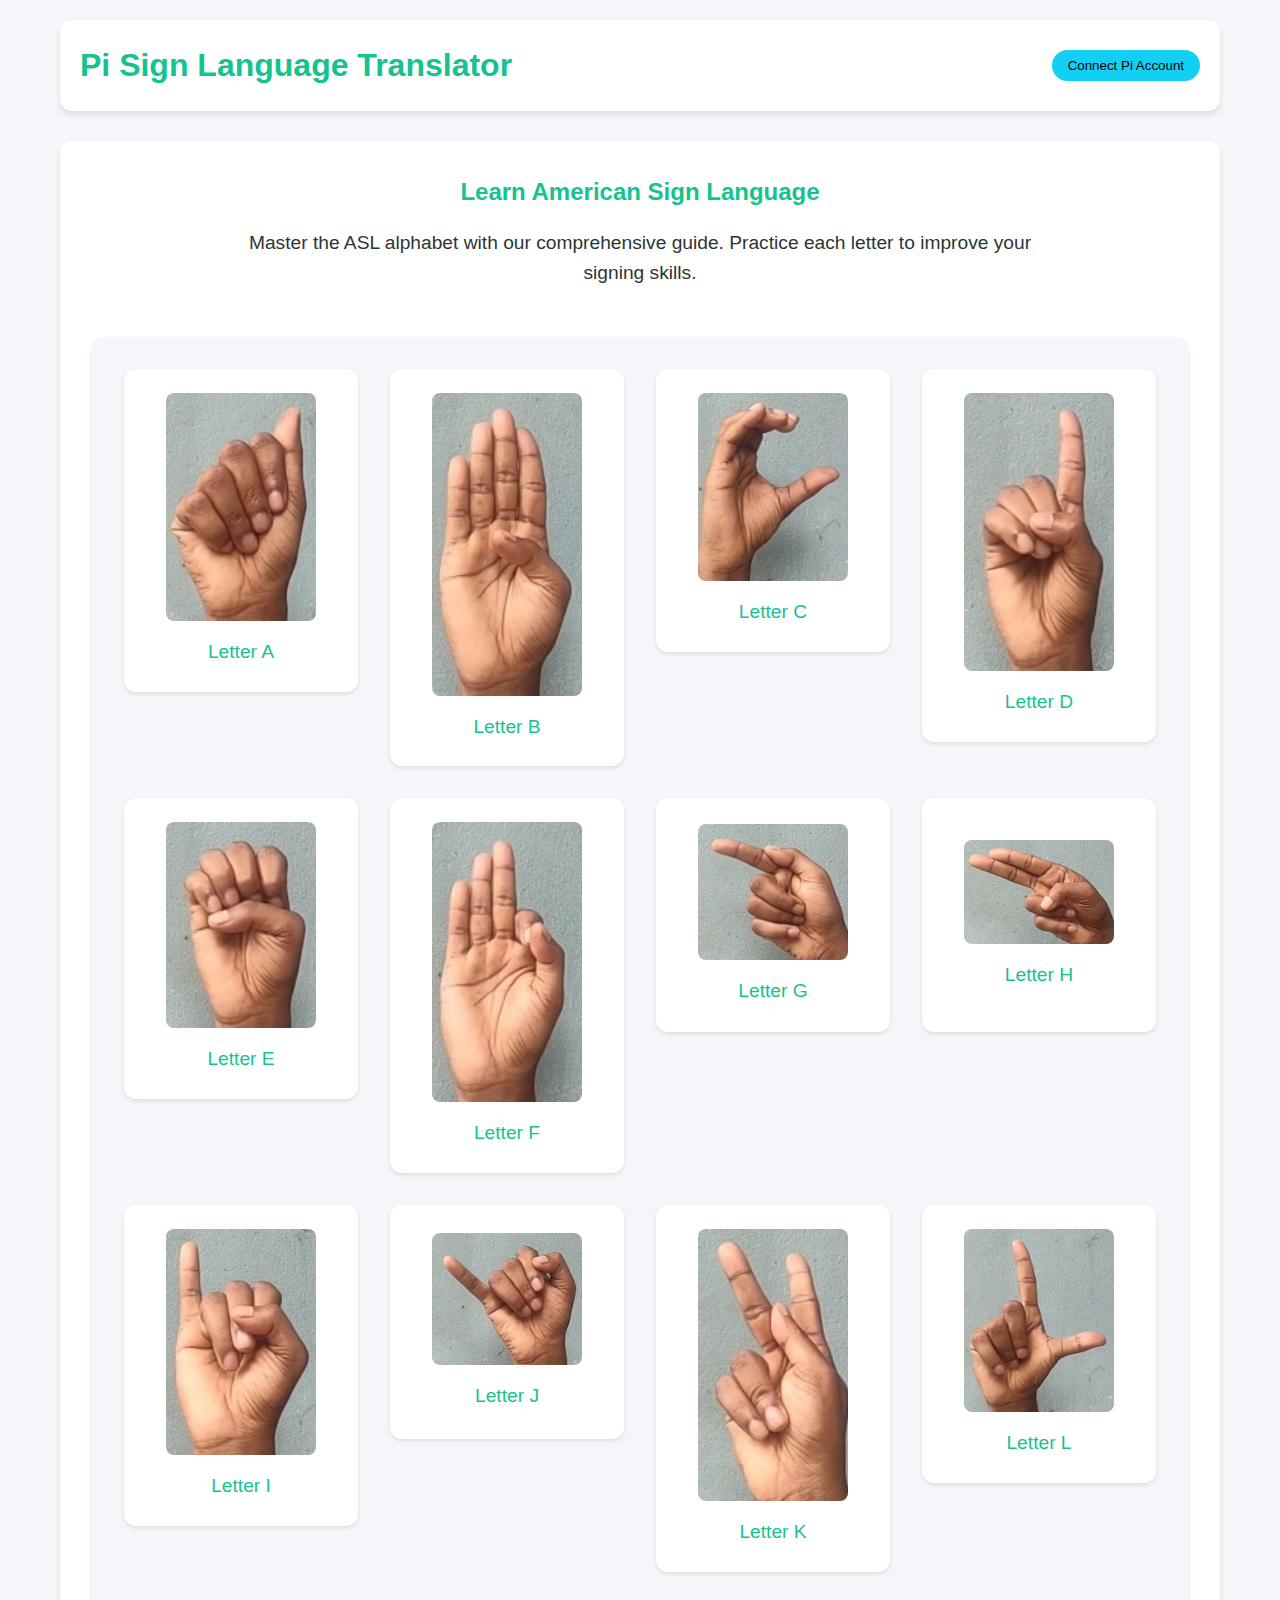
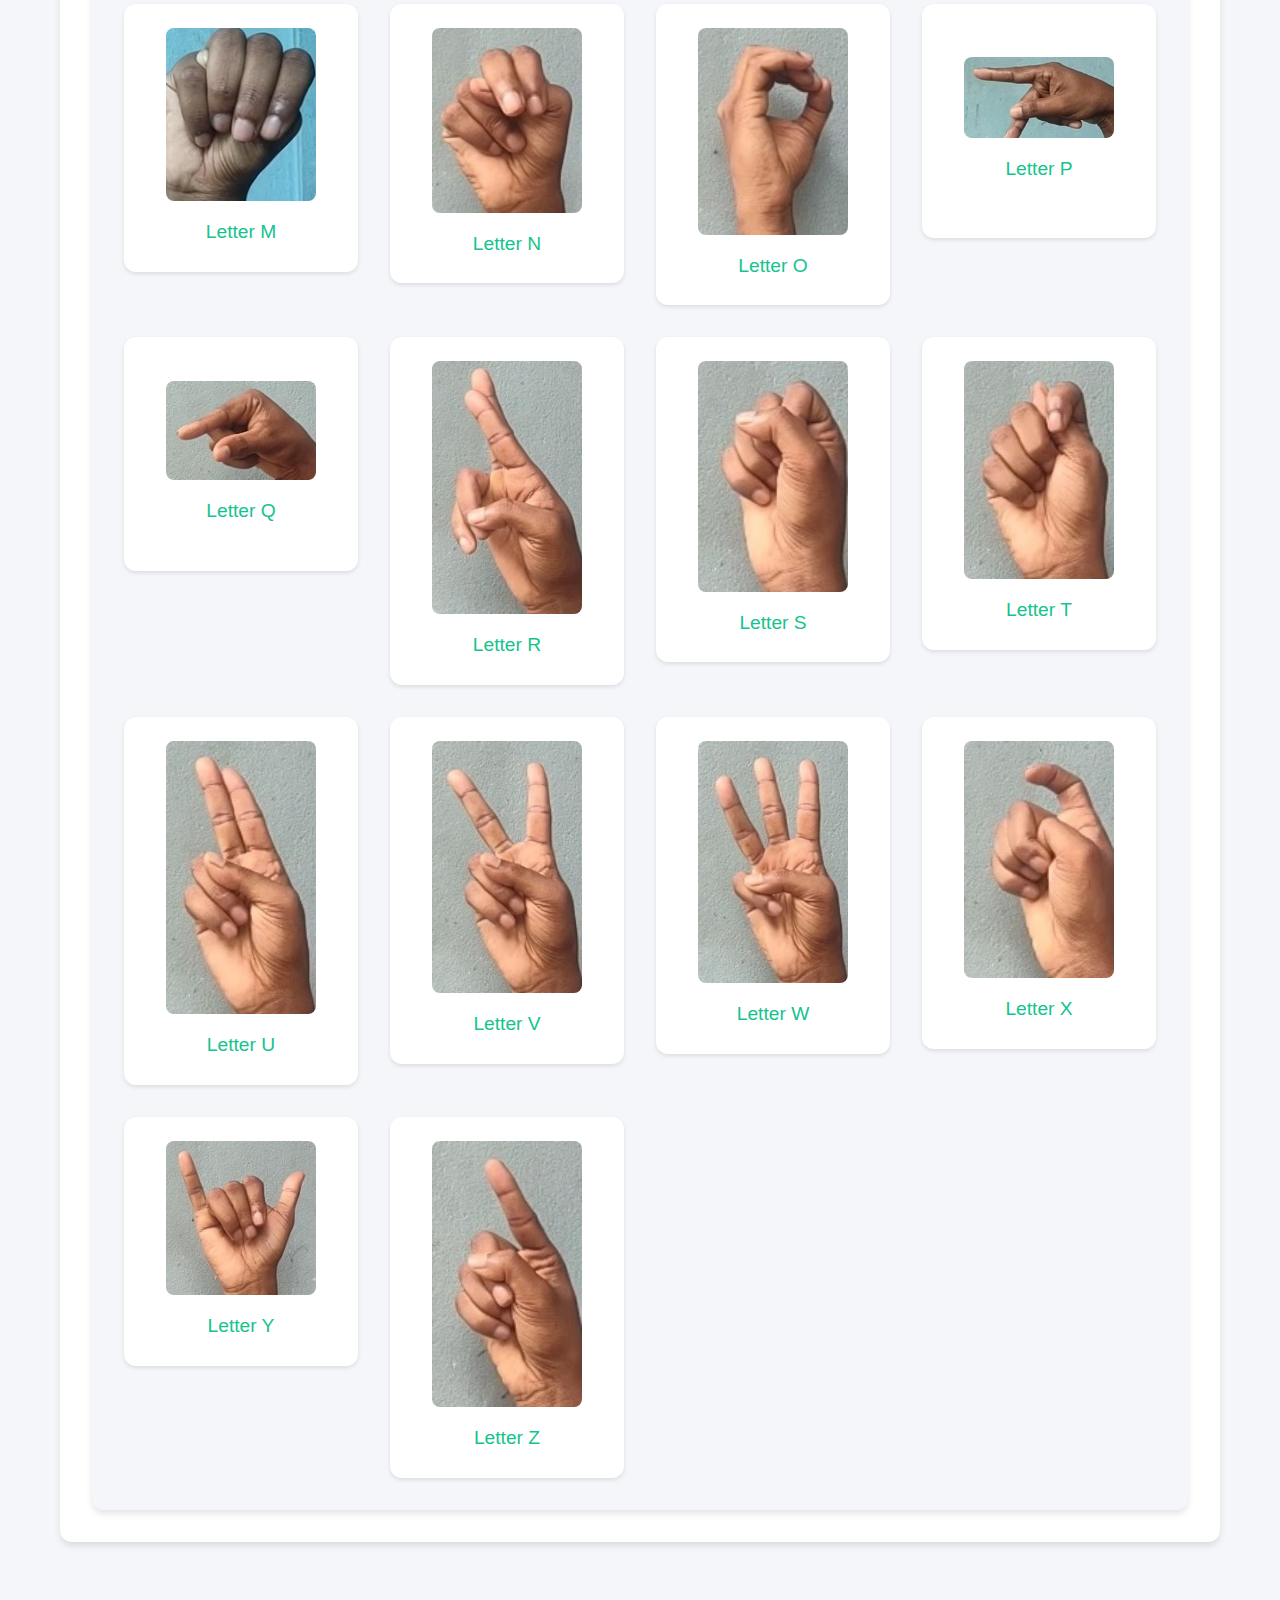
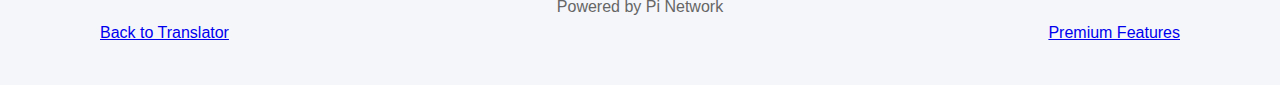
<file: learn.html>
<!DOCTYPE html>
<html lang="en">
<head>
    <meta charset="UTF-8">
    <meta name="viewport" content="width=device-width, initial-scale=1.0">
    <title>Learn Sign Language - Pi Sign Language Translator</title>
    <link rel="stylesheet" href="styles.css">
    <!-- Pi Network SDK -->
    <script src="https://sdk.minepi.com/pi-sdk.js"></script>
    <script>
        // Initialize Pi SDK with sandbox mode for development
        Pi.init({ 
            version: "2.0",
            sandbox: true, // Enable sandbox mode for development
            appId: "xlke9sxzinitxhhzbccvh1ysb1rorsjwkhjngltoqw00czvwjoc00l0kggtepryj" // Your Pi Network App ID
        });
    </script>
</head>
<body>
    <div class="container">
        <header class="header">
            <h1>Pi Sign Language Translator</h1>
            <div class="user-profile">
                <div id="user-info" class="hidden">
                    <img id="user-avatar" src="data:image/svg+xml,%3Csvg xmlns='http://www.w3.org/2000/svg' viewBox='0 0 24 24' fill='%2314CFF4'%3E%3Cpath d='M12 12c2.21 0 4-1.79 4-4s-1.79-4-4-4-4 1.79-4 4 1.79 4 4 4zm0 2c-2.67 0-8 1.34-8 4v2h16v-2c0-2.66-5.33-4-8-4z'/%3E%3C/svg%3E" alt="User Avatar">
                    <span id="username">Loading...</span>
                </div>
                <button id="connect-pi" class="pi-button">Connect Pi Account</button>
            </div>
        </header>

        <main class="learn-content">
            <h2>Learn American Sign Language</h2>
            <p class="learn-description">Master the ASL alphabet with our comprehensive guide. Practice each letter to improve your signing skills.</p>

            <div class="alphabet-grid">
                <div class="letter-card">
                    <img src="assets/signs/A.jpg" alt="Sign for letter A">
                    <h3>Letter A</h3>
                </div>
                <div class="letter-card">
                    <img src="assets/signs/B.jpg" alt="Sign for letter B">
                    <h3>Letter B</h3>
                </div>
                <div class="letter-card">
                    <img src="assets/signs/C.jpg" alt="Sign for letter C">
                    <h3>Letter C</h3>
                </div>
                <div class="letter-card">
                    <img src="assets/signs/D.jpg" alt="Sign for letter D">
                    <h3>Letter D</h3>
                </div>
                <div class="letter-card">
                    <img src="assets/signs/E.jpg" alt="Sign for letter E">
                    <h3>Letter E</h3>
                </div>
                <div class="letter-card">
                    <img src="assets/signs/F.jpg" alt="Sign for letter F">
                    <h3>Letter F</h3>
                </div>
                <div class="letter-card">
                    <img src="assets/signs/G.jpg" alt="Sign for letter G">
                    <h3>Letter G</h3>
                </div>
                <div class="letter-card">
                    <img src="assets/signs/H.jpg" alt="Sign for letter H">
                    <h3>Letter H</h3>
                </div>
                <div class="letter-card">
                    <img src="assets/signs/I.jpg" alt="Sign for letter I">
                    <h3>Letter I</h3>
                </div>
                <div class="letter-card">
                    <img src="assets/signs/J.jpg" alt="Sign for letter J">
                    <h3>Letter J</h3>
                </div>
                <div class="letter-card">
                    <img src="assets/signs/K.jpg" alt="Sign for letter K">
                    <h3>Letter K</h3>
                </div>
                <div class="letter-card">
                    <img src="assets/signs/L.jpg" alt="Sign for letter L">
                    <h3>Letter L</h3>
                </div>
                <div class="letter-card">
                    <img src="assets/signs/M.jpg" alt="Sign for letter M">
                    <h3>Letter M</h3>
                </div>
                <div class="letter-card">
                    <img src="assets/signs/N.jpg" alt="Sign for letter N">
                    <h3>Letter N</h3>
                </div>
                <div class="letter-card">
                    <img src="assets/signs/O.jpg" alt="Sign for letter O">
                    <h3>Letter O</h3>
                </div>
                <div class="letter-card">
                    <img src="assets/signs/P.jpg" alt="Sign for letter P">
                    <h3>Letter P</h3>
                </div>
                <div class="letter-card">
                    <img src="assets/signs/Q.jpg" alt="Sign for letter Q">
                    <h3>Letter Q</h3>
                </div>
                <div class="letter-card">
                    <img src="assets/signs/R.jpg" alt="Sign for letter R">
                    <h3>Letter R</h3>
                </div>
                <div class="letter-card">
                    <img src="assets/signs/S.jpg" alt="Sign for letter S">
                    <h3>Letter S</h3>
                </div>
                <div class="letter-card">
                    <img src="assets/signs/T.jpg" alt="Sign for letter T">
                    <h3>Letter T</h3>
                </div>
                <div class="letter-card">
                    <img src="assets/signs/U.jpg" alt="Sign for letter U">
                    <h3>Letter U</h3>
                </div>
                <div class="letter-card">
                    <img src="assets/signs/V.jpg" alt="Sign for letter V">
                    <h3>Letter V</h3>
                </div>
                <div class="letter-card">
                    <img src="assets/signs/W.jpg" alt="Sign for letter W">
                    <h3>Letter W</h3>
                </div>
                <div class="letter-card">
                    <img src="assets/signs/X.jpg" alt="Sign for letter X">
                    <h3>Letter X</h3>
                </div>
                <div class="letter-card">
                    <img src="assets/signs/Y.jpg" alt="Sign for letter Y">
                    <h3>Letter Y</h3>
                </div>
                <div class="letter-card">
                    <img src="assets/signs/Z.jpg" alt="Sign for letter Z">
                    <h3>Letter Z</h3>
                </div>
            </div>
        </main>

        <footer class="footer">
            <p>Powered by Pi Network</p>
            <div class="footer-links">
                <a href="index.html">Back to Translator</a>
                <a href="premium.html">Premium Features</a>
            </div>
        </footer>
    </div>
    <script src="auth.js"></script>
</body>
</html>
</file>
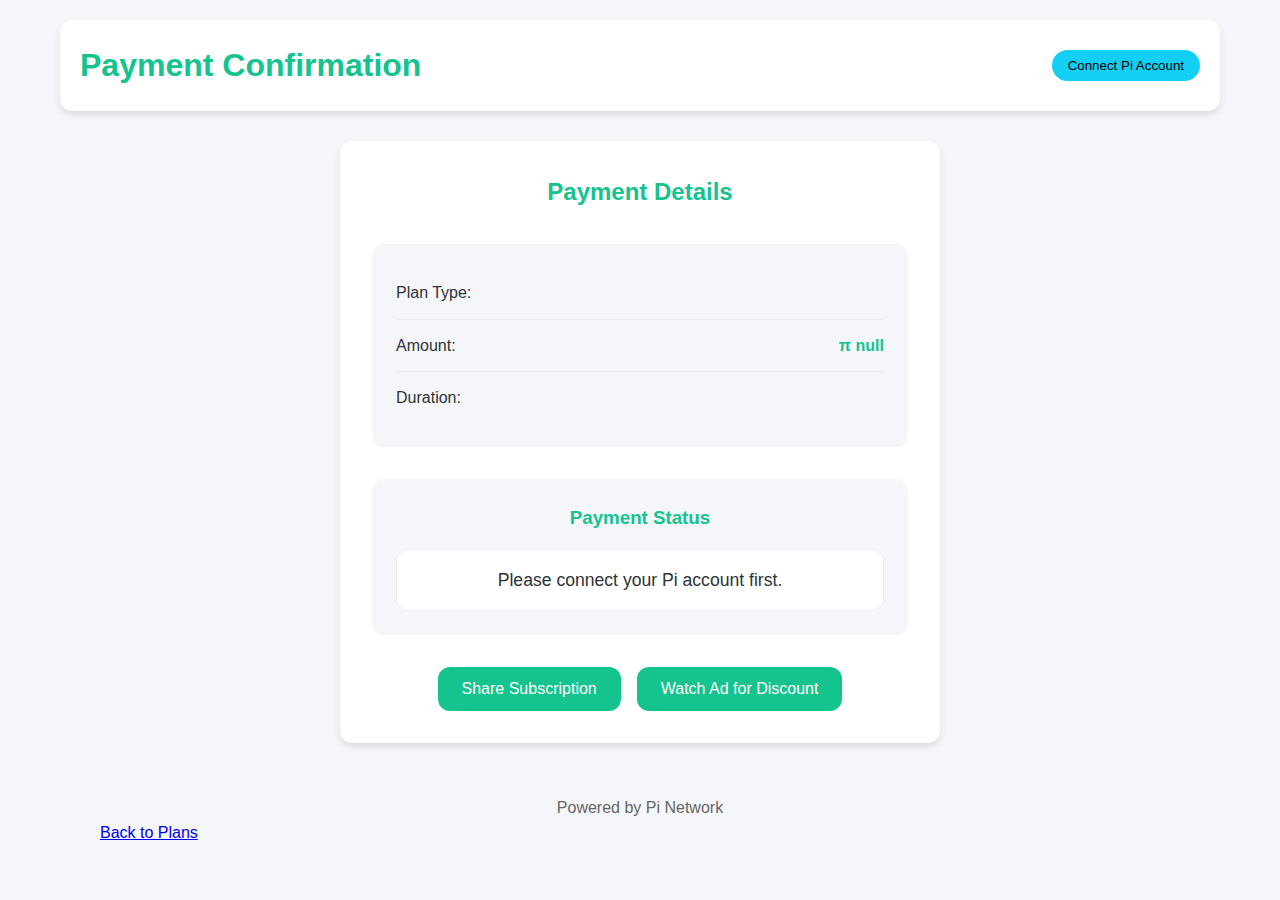
<file: payment.html>
<!DOCTYPE html>
<html lang="en">
<head>
    <meta charset="UTF-8">
    <meta name="viewport" content="width=device-width, initial-scale=1.0">
    <title>Payment Confirmation - Pi Sign Language Translator</title>
    <link rel="stylesheet" href="styles.css">
    <!-- Pi Network SDK -->
    <script src="https://sdk.minepi.com/pi-sdk.js"></script>
    <script>
        // Initialize Pi SDK with sandbox mode for development
        Pi.init({ 
            version: "2.0",
            sandbox: true, // Enable sandbox mode for development
            appId: "xlke9sxzinitxhhzbccvh1ysb1rorsjwkhjngltoqw00czvwjoc00l0kggtepryj" // Your Pi Network App ID
        });
    </script>
</head>
<body>
    <div class="container">
        <header class="header">
            <h1>Payment Confirmation</h1>
            <div class="user-profile">
                <div id="user-info" class="hidden">
                    <img id="user-avatar" src="data:image/svg+xml,%3Csvg xmlns='http://www.w3.org/2000/svg' viewBox='0 0 24 24' fill='%2314CFF4'%3E%3Cpath d='M12 12c2.21 0 4-1.79 4-4s-1.79-4-4-4-4 1.79-4 4 1.79 4 4 4zm0 2c-2.67 0-8 1.34-8 4v2h16v-2c0-2.66-5.33-4-8-4z'/%3E%3C/svg%3E" alt="User Avatar">
                    <span id="username">Loading...</span>
                </div>
                <button id="connect-pi" class="pi-button">Connect Pi Account</button>
            </div>
        </header>

        <main class="payment-content">
            <div class="payment-details">
                <h2>Payment Details</h2>
                <div class="payment-info">
                    <div class="info-row">
                        <span class="label">Plan Type:</span>
                        <span id="plan-type">Loading...</span>
                    </div>
                    <div class="info-row">
                        <span class="label">Amount:</span>
                        <span id="payment-amount">Loading...</span>
                    </div>
                    <div class="info-row">
                        <span class="label">Duration:</span>
                        <span id="payment-duration">Loading...</span>
                    </div>
                </div>
                <div class="payment-status">
                    <h3>Payment Status</h3>
                    <div id="status-message">Initializing payment...</div>
                </div>
                <div class="payment-actions">
                    <button id="share-button" class="action-button">Share Subscription</button>
                    <button id="watch-ad-button" class="action-button">Watch Ad for Discount</button>
                </div>
            </div>
        </main>

        <footer class="footer">
            <p>Powered by Pi Network</p>
            <div class="footer-links">
                <a href="premium.html">Back to Plans</a>
            </div>
        </footer>
    </div>

    <script>
        // Get URL parameters
        const urlParams = new URLSearchParams(window.location.search);
        const planType = urlParams.get('plan');
        const amount = urlParams.get('amount');
        const duration = urlParams.get('duration');

        // Update payment details
        document.getElementById('plan-type').textContent = planType;
        document.getElementById('payment-amount').textContent = `π ${amount}`;
        document.getElementById('payment-duration').textContent = duration;

        // Create payment data
        const paymentData = {
            amount: parseFloat(amount),
            memo: `Premium Subscription - ${planType}`,
            metadata: {
                type: planType,
                duration: duration,
                timestamp: new Date().toISOString()
            }
        };

        // Define payment callbacks
        const callbacks = {
            onReadyForServerApproval: (paymentId) => {
                console.log('Payment ready for server approval:', paymentId);
                document.getElementById('status-message').textContent = 'Payment ready for approval...';
                // Here you would typically send paymentId to your backend
                // for server-side approval
            },
            onReadyForServerCompletion: (paymentId, txid) => {
                console.log('Payment ready for server completion:', paymentId, txid);
                document.getElementById('status-message').textContent = 'Payment ready for completion...';
                // Here you would typically send paymentId and txid to your backend
                // for server-side completion
            },
            onCancel: (paymentId) => {
                console.log('Payment cancelled:', paymentId);
                document.getElementById('status-message').textContent = 'Payment was cancelled.';
                alert('Payment was cancelled. Please try again if you wish to subscribe.');
            },
            onError: (error, payment) => {
                console.error('Payment error:', error);
                if (payment) {
                    console.error('Payment details:', payment);
                }
                document.getElementById('status-message').textContent = 'Payment failed.';
                alert('Payment failed. Please try again.');
            }
        };

        // Share button click handler
        document.getElementById('share-button').addEventListener('click', () => {
            const shareTitle = 'Pi Sign Language Translator Premium';
            const shareMessage = `I just subscribed to ${planType} plan on Pi Sign Language Translator! Join me and learn sign language with AI-powered translation.`;
            Pi.openShareDialog(shareTitle, shareMessage);
        });

        // Watch ad button click handler
        document.getElementById('watch-ad-button').addEventListener('click', async () => {
            try {
                // Check if ad is ready
                const isReady = await Pi.Ads.isAdReady('rewarded');
                if (!isReady.ready) {
                    // Request a new ad if not ready
                    await Pi.Ads.requestAd('rewarded');
                }

                // Show the ad
                const adResult = await Pi.Ads.showAd('rewarded');
                console.log('Ad result:', adResult);

                if (adResult.result === 'AD_REWARDED') {
                    // Apply discount to payment
                    const discountedAmount = parseFloat(amount) * 0.9; // 10% discount
                    paymentData.amount = discountedAmount;
                    document.getElementById('payment-amount').textContent = `π ${discountedAmount.toFixed(2)}`;
                    document.getElementById('status-message').textContent = 'Discount applied! Payment amount updated.';
                } else if (adResult.result === 'AD_CLOSED') {
                    document.getElementById('status-message').textContent = 'Ad closed without reward.';
                } else if (adResult.result === 'USER_UNAUTHENTICATED') {
                    document.getElementById('status-message').textContent = 'Please connect your Pi account to watch ads.';
                } else {
                    document.getElementById('status-message').textContent = 'Ad not available. Please try again later.';
                }
            } catch (error) {
                console.error('Ad error:', error);
                document.getElementById('status-message').textContent = 'Failed to show ad. Please try again.';
            }
        });

        // Start payment process when page loads
        document.addEventListener('DOMContentLoaded', async function() {
            try {
                // Check if user is authenticated
                const authToken = localStorage.getItem('pi_auth_token');
                if (!authToken) {
                    document.getElementById('status-message').textContent = 'Please connect your Pi account first.';
                    return;
                }

                // Create and start the payment
                const payment = await Pi.createPayment(paymentData, callbacks);
                console.log('Payment created:', payment);
                document.getElementById('status-message').textContent = 'Payment process started...';
            } catch (error) {
                console.error('Payment creation failed:', error);
                document.getElementById('status-message').textContent = 'Failed to create payment.';
                alert('Failed to create payment. Please try again.');
            }
        });
    </script>
    <script src="auth.js"></script>
</body>
</html>
</file>
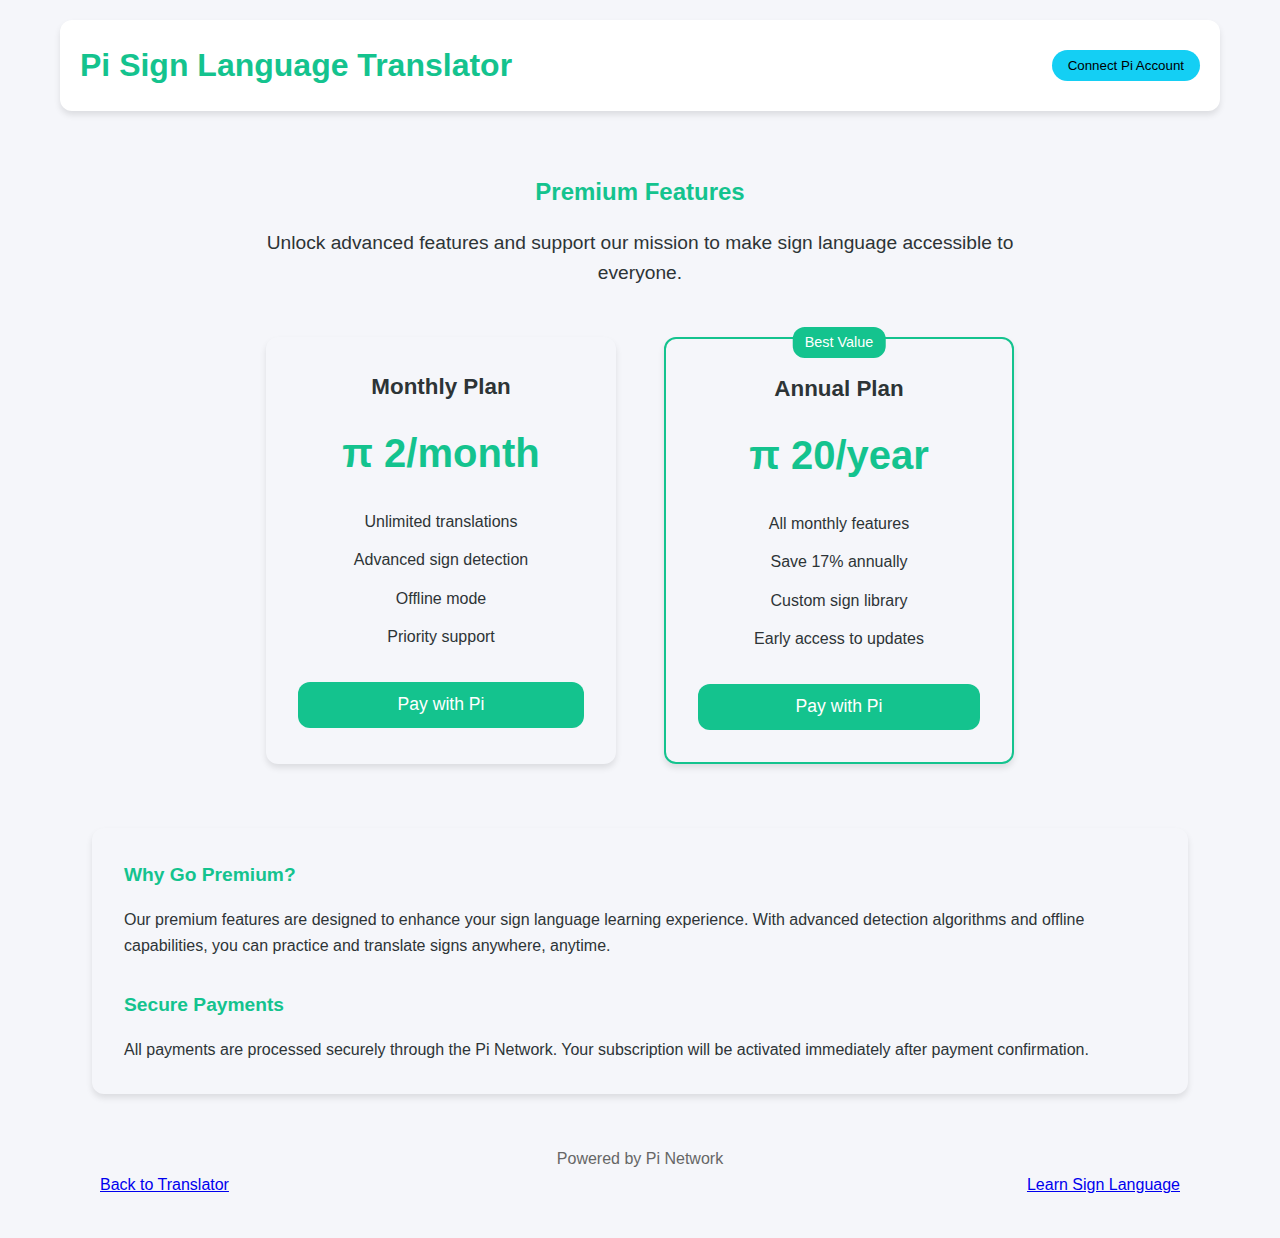
<file: premium.html>
<!DOCTYPE html>
<html lang="en">
<head>
    <meta charset="UTF-8">
    <meta name="viewport" content="width=device-width, initial-scale=1.0">
    <title>Premium Features - Pi Sign Language Translator</title>
    <link rel="stylesheet" href="styles.css">
    <!-- Pi Network Frontend SDK (use in Pi Browser; declare app on Developer Portal develop.pi) -->
    <script src="https://sdk.minepi.com/pi-sdk.js"></script>
    <script>if (typeof window.Pi !== 'undefined') { Pi.init({ version: "2.0" }); }</script>
</head>
<body>
    <div class="container">
        <header class="header">
            <h1>Pi Sign Language Translator</h1>
            <div class="user-profile">
                <div id="user-info" class="hidden">
                    <span id="username">Loading...</span>
                </div>
                <button id="connect-pi" class="pi-button">Connect Pi Account</button>
            </div>
        </header>

        <main class="premium-content">
            <h2>Premium Features</h2>
            <p class="premium-description">Unlock advanced features and support our mission to make sign language accessible to everyone.</p>

            <div class="subscription-plans">
                <div class="plan">
                    <h3>Monthly Plan</h3>
                    <p class="price">π 2/month</p>
                    <ul class="features">
                        <li>Unlimited translations</li>
                        <li>Advanced sign detection</li>
                        <li>Offline mode</li>
                        <li>Priority support</li>
                    </ul>
                    <div class="button-container">
                        <button class="pay-pi-button" data-amount="2" data-memo="Pi Sign Language - Monthly" data-plan="monthly">Pay with Pi</button>
                    </div>
                </div>

                <div class="plan featured">
                    <span class="featured-tag">Best Value</span>
                    <h3>Annual Plan</h3>
                    <p class="price">π 20/year</p>
                    <ul class="features">
                        <li>All monthly features</li>
                        <li>Save 17% annually</li>
                        <li>Custom sign library</li>
                        <li>Early access to updates</li>
                    </ul>
                    <div class="button-container">
                        <button class="pay-pi-button" data-amount="20" data-memo="Pi Sign Language - Annual" data-plan="annual">Pay with Pi</button>
                    </div>
                </div>
            </div>

            <div class="subscription-info">
                <div class="info-block">
                    <h4>Why Go Premium?</h4>
                    <p>Our premium features are designed to enhance your sign language learning experience. With advanced detection algorithms and offline capabilities, you can practice and translate signs anywhere, anytime.</p>
                </div>
                <div class="info-block">
                    <h4>Secure Payments</h4>
                    <p>All payments are processed securely through the Pi Network. Your subscription will be activated immediately after payment confirmation.</p>
                </div>
            </div>
        </main>

        <footer class="footer">
            <p>Powered by Pi Network</p>
            <div class="footer-links">
                <a href="index.html">Back to Translator</a>
                <a href="learn.html">Learn Sign Language</a>
            </div>
        </footer>
    </div>

    <script>
        // Pi Payment flow: createPayment -> onReadyForServerApproval -> server /approve -> user signs -> onReadyForServerCompletion -> server /complete
        function createPiPayment(amount, memo, metadata) {
            if (typeof Pi === 'undefined' || !Pi.createPayment) {
                alert('Open this app in Pi Browser to pay with Pi.');
                return;
            }
            const base = window.location.origin;
            Pi.createPayment({
                amount: amount,
                memo: memo,
                metadata: metadata || {}
            }, {
                onReadyForServerApproval: function(paymentId) {
                    fetch(base + '/api/pi/approve', {
                        method: 'POST',
                        headers: { 'Content-Type': 'application/json' },
                        body: JSON.stringify({ paymentId: paymentId })
                    }).then(function(r) {
                        if (!r.ok) return r.json().then(function(d) { throw new Error(d.error || d.detail || 'Approval failed'); });
                        return r.json();
                    }).then(function() {
                        console.log('Payment approved on server:', paymentId);
                    }).catch(function(err) {
                        console.error('Server approval failed:', err);
                        alert('Payment approval failed. ' + (err.message || ''));
                    });
                },
                onReadyForServerCompletion: function(paymentId, txid) {
                    fetch(base + '/api/pi/complete', {
                        method: 'POST',
                        headers: { 'Content-Type': 'application/json' },
                        body: JSON.stringify({ paymentId: paymentId, txid: txid })
                    }).then(function(r) {
                        if (!r.ok) return r.json().then(function(d) { throw new Error(d.error || d.detail || 'Completion failed'); });
                        return r.json();
                    }).then(function() {
                        console.log('Payment completed:', paymentId, txid);
                        alert('Thank you! Your subscription is active.');
                        localStorage.setItem('pi_premium', 'true');
                    }).catch(function(err) {
                        console.error('Server completion failed:', err);
                        alert('Payment could not be completed. Do not deliver the product. ' + (err.message || ''));
                    });
                },
                onCancel: function(paymentId) {
                    console.log('Payment cancelled:', paymentId);
                },
                onError: function(error, payment) {
                    console.error('Payment error:', error, payment);
                    alert('Payment error: ' + (error && error.message ? error.message : 'Unknown error'));
                }
            });
        }

        document.querySelectorAll('.pay-pi-button').forEach(function(button) {
            button.addEventListener('click', function() {
                const amount = parseFloat(button.getAttribute('data-amount')) || 0;
                const memo = button.getAttribute('data-memo') || 'Pi Sign Language Premium';
                const plan = button.getAttribute('data-plan') || 'premium';
                if (!amount || amount <= 0) {
                    alert('Invalid amount.');
                    return;
                }
                if (!localStorage.getItem('pi_auth_token')) {
                    alert('Please connect your Pi account first.');
                    return;
                }
                createPiPayment(amount, memo, { plan: plan });
            });
        });

        document.addEventListener('DOMContentLoaded', function() {
            var authToken = localStorage.getItem('pi_auth_token');
            var userInfo = JSON.parse(localStorage.getItem('pi_user_info') || '{}');
            if (authToken && userInfo.username) {
                var userInfoEl = document.getElementById('user-info');
                var connectBtn = document.getElementById('connect-pi');
                var usernameEl = document.getElementById('username');
                if (userInfoEl) userInfoEl.classList.remove('hidden');
                if (connectBtn) connectBtn.style.display = 'none';
                if (usernameEl) usernameEl.textContent = userInfo.username;
            }
        });
    </script>
    <script src="auth.js"></script>
</body>
</html>
</file>
<file: styles.css>
:root {
    --primary-color: #14C38E;
    --secondary-color: #2D3436;
    --background-color: #F5F6FA;
    --text-color: #2D3436;
    --border-radius: 12px;
    --box-shadow: 0 4px 6px rgba(0, 0, 0, 0.1);
}

* {
    margin: 0;
    padding: 0;
    box-sizing: border-box;
}

body {
    font-family: 'Roboto', sans-serif;
    background-color: var(--background-color);
    color: var(--text-color);
    line-height: 1.6;
}

.container {
    max-width: 1200px;
    margin: 0 auto;
    padding: 20px;
}

header {
    display: flex;
    justify-content: space-between;
    align-items: center;
    margin-bottom: 30px;
    padding: 20px;
    background: white;
    border-radius: var(--border-radius);
    box-shadow: var(--box-shadow);
}

h1 {
    color: var(--primary-color);
    font-size: 2rem;
}

.user-profile {
    display: flex;
    align-items: center;
    gap: 1rem;
}

.user-avatar {
    width: 40px;
    height: 40px;
    border-radius: 50%;
    object-fit: cover;
    border: 2px solid var(--primary-color);
}

#user-info {
    display: flex;
    align-items: center;
    gap: 0.5rem;
    padding: 0.5rem 1rem;
    background: rgba(255, 255, 255, 0.1);
    border-radius: 20px;
    transition: all 0.3s ease;
}

#user-info.hidden {
    display: none;
}

#username {
    color: #fff;
    font-weight: 500;
}

.connect-pi-btn {
    padding: 8px 16px;
    background-color: var(--primary-color);
    color: white;
    border: none;
    border-radius: var(--border-radius);
    cursor: pointer;
    font-size: 0.9rem;
    transition: background-color 0.3s ease;
}

.connect-pi-btn:hover {
    background-color: #0fa875;
}

.pi-button {
    background: #14CFF4;
    color: #000;
    border: none;
    padding: 0.5rem 1rem;
    border-radius: 20px;
    font-weight: 500;
    cursor: pointer;
    transition: all 0.3s ease;
}

.pi-button:hover {
    background: #0FB8D9;
    transform: translateY(-1px);
}

.pi-button:active {
    transform: translateY(0);
}

.camera-section {
    background: white;
    border-radius: var(--border-radius);
    padding: 20px;
    margin-bottom: 30px;
    box-shadow: var(--box-shadow);
}

.camera-container {
    position: relative;
    width: 100%;
    max-width: 640px;
    margin: 0 auto;
    aspect-ratio: 16/9;
    background: #000;
    border-radius: var(--border-radius);
    overflow: hidden;
}

#camera-feed {
    width: 100%;
    height: 100%;
    object-fit: cover;
}

.camera-overlay {
    position: absolute;
    top: 0;
    left: 0;
    width: 100%;
    height: 100%;
    pointer-events: none;
}

.hand-detection-box {
    position: absolute;
    border: 2px solid #14CFF4;
    border-radius: 8px;
    pointer-events: none;
    z-index: 1;
    transition: all 0.2s ease;
    box-shadow: 0 0 10px rgba(20, 207, 244, 0.3);
}

.camera-controls {
    display: flex;
    justify-content: center;
    gap: 15px;
    margin-top: 20px;
}

.control-button {
    background: var(--secondary-color);
    color: white;
    border: none;
    padding: 10px 20px;
    border-radius: var(--border-radius);
    cursor: pointer;
    display: flex;
    align-items: center;
    gap: 8px;
    transition: transform 0.2s;
}

.control-button:hover {
    transform: translateY(-2px);
}

.detection-section {
    background: white;
    padding: 20px;
    border-radius: var(--border-radius);
    box-shadow: var(--box-shadow);
    text-align: center;
    display: flex;
    flex-direction: row;
    align-items: flex-start;
    justify-content: space-between;
    flex-wrap: wrap;
    gap: 20px;
}

h2 {
    color: var(--secondary-color);
    margin-bottom: 15px;
    font-size: 1.5rem;
    width: 100%;
}

.output-box {
    flex: 1;
    min-width: 200px;
    padding: 15px;
    background: var(--background-color);
    border-radius: var(--border-radius);
    border: 1px solid #ddd;
    font-size: 24px;
    font-weight: bold;
    color: var(--primary-color);
}

/* Mode tabs: Single Letter | Create Word */
.mode-tabs {
    display: flex;
    justify-content: center;
    gap: 0;
    margin-bottom: 20px;
    background: white;
    padding: 4px;
    border-radius: var(--border-radius);
    box-shadow: var(--box-shadow);
    max-width: 400px;
    margin-left: auto;
    margin-right: auto;
}
.mode-tab {
    flex: 1;
    padding: 12px 20px;
    border: none;
    background: transparent;
    color: var(--secondary-color);
    font-size: 1rem;
    font-weight: 500;
    cursor: pointer;
    border-radius: 8px;
    transition: background 0.2s, color 0.2s;
}
.mode-tab:hover {
    background: var(--background-color);
}
.mode-tab.active {
    background: var(--primary-color);
    color: white;
}

/* Word Creator section */
.word-creator-section {
    position: relative;
    background: white;
    border-radius: var(--border-radius);
    padding: 20px;
    margin-bottom: 20px;
    box-shadow: var(--box-shadow);
}
.word-creator-section.hidden {
    display: none;
}
.word-display-wrapper {
    margin-bottom: 16px;
}
.word-display-label,
.capture-progress-label {
    display: block;
    font-size: 0.9rem;
    color: var(--secondary-color);
    margin-bottom: 6px;
}
.word-display {
    min-height: 52px;
    padding: 14px 18px;
    font-size: 1.75rem;
    font-weight: bold;
    letter-spacing: 0.08em;
    background: var(--background-color);
    border: 2px solid #e0e0e0;
    border-radius: var(--border-radius);
    color: var(--primary-color);
}
.capture-progress-wrapper {
    margin-bottom: 18px;
}
.capture-progress-track {
    height: 12px;
    background: #e0e0e0;
    border-radius: 999px;
    overflow: hidden;
}
.capture-progress-fill {
    height: 100%;
    width: 0%;
    background: linear-gradient(90deg, var(--primary-color), #0fa875);
    border-radius: 999px;
    transition: width 0.15s ease-out;
}
.word-controls {
    display: flex;
    flex-wrap: wrap;
    gap: 10px;
    justify-content: center;
}
.word-control-btn {
    padding: 10px 18px;
    border: 1px solid var(--secondary-color);
    background: white;
    color: var(--secondary-color);
    border-radius: var(--border-radius);
    font-size: 0.95rem;
    cursor: pointer;
    transition: background 0.2s, color 0.2s;
}
.word-control-btn:hover {
    background: var(--background-color);
}
.word-speak-btn {
    background: var(--primary-color);
    color: white;
    border-color: var(--primary-color);
}
.word-speak-btn:hover {
    background: #0fa875;
    color: white;
}

/* Premium overlay on Word Creator */
.word-creator-premium-overlay {
    position: absolute;
    inset: 0;
    border-radius: var(--border-radius);
    background: rgba(20, 195, 142, 0.92);
    display: flex;
    flex-direction: column;
    align-items: center;
    justify-content: center;
    gap: 16px;
    padding: 24px;
}
.word-creator-premium-overlay.hidden {
    display: none;
}
.premium-overlay-text {
    color: white;
    font-size: 1.2rem;
    font-weight: 600;
    margin: 0;
    text-align: center;
}
.premium-overlay-link {
    color: white;
    background: rgba(0, 0, 0, 0.2);
    padding: 10px 20px;
    border-radius: var(--border-radius);
    text-decoration: none;
    font-weight: 500;
    transition: background 0.2s;
}
.premium-overlay-link:hover {
    background: rgba(0, 0, 0, 0.35);
}

footer {
    text-align: center;
    padding: 20px;
    color: #666;
}

.hidden {
    display: none;
}

/* Footer Links */
.footer-links {
    display: flex;
    justify-content: space-between;
    align-items: center;
    width: 100%;
    padding: 0 20px;
}

.footer-link {
    color: #14CFF4;
    text-decoration: none;
    font-weight: 500;
    transition: color 0.3s ease;
}

.footer-link:hover {
    color: #0FB8D9;
}

.footer-text {
    color: #fff;
    margin: 0;
}

/* Premium Page Styles */
.premium-content {
    max-width: 1200px;
    margin: 0 auto;
    padding: 2rem;
}

.premium-content h2 {
    color: var(--primary-color);
    text-align: center;
    margin-bottom: 1rem;
}

.premium-description {
    font-size: 1.2rem;
    line-height: 1.6;
    color: var(--text-color);
    text-align: center;
    max-width: 800px;
    margin: 0 auto 3rem;
}

.subscription-plans {
    display: flex;
    justify-content: center;
    gap: 3rem;
    margin-bottom: 4rem;
}

.plan {
    background: var(--background-color);
    border-radius: var(--border-radius);
    padding: 2rem;
    text-align: center;
    flex: 1;
    max-width: 350px;
    position: relative;
    transition: transform 0.3s ease;
    box-shadow: var(--box-shadow);
}

.plan:hover {
    transform: translateY(-5px);
}

.plan.featured {
    border: 2px solid var(--primary-color);
}

.featured-tag {
    position: absolute;
    top: -12px;
    left: 50%;
    transform: translateX(-50%);
    background: var(--primary-color);
    color: white;
    padding: 4px 12px;
    border-radius: 12px;
    font-size: 0.9rem;
    font-weight: 500;
}

.plan h3 {
    color: var(--text-color);
    margin-bottom: 1rem;
    font-size: 1.4rem;
}

.price {
    font-size: 2.5rem;
    color: var(--primary-color);
    margin-bottom: 1.5rem;
    font-weight: bold;
}

.features {
    list-style: none;
    padding: 0;
    margin-bottom: 2rem;
}

.features li {
    margin-bottom: 0.8rem;
    color: var(--text-color);
}

.button-container {
    text-align: center;
}

.pay-pi-button {
    background: var(--primary-color);
    color: white;
    border: none;
    padding: 0.8rem 2rem;
    border-radius: var(--border-radius);
    font-weight: 500;
    cursor: pointer;
    transition: all 0.3s ease;
    width: 100%;
    font-size: 1.1rem;
}

.pay-pi-button:hover {
    transform: translateY(-2px);
    opacity: 0.9;
}

.subscription-info {
    background: var(--background-color);
    padding: 2rem;
    border-radius: var(--border-radius);
    margin-top: 3rem;
    box-shadow: var(--box-shadow);
}

.info-block {
    margin-bottom: 2rem;
}

.info-block:last-child {
    margin-bottom: 0;
}

.info-block h4 {
    color: var(--primary-color);
    margin-bottom: 1rem;
    font-size: 1.2rem;
}

.info-block p {
    color: var(--text-color);
    line-height: 1.6;
}

/* Responsive Design for Premium Page */
@media (max-width: 768px) {
    .premium-content {
        padding: 1rem;
    }

    .subscription-plans {
        flex-direction: column;
        align-items: center;
        gap: 2rem;
    }

    .plan {
        width: 100%;
        max-width: none;
    }

    .premium-description {
        font-size: 1.1rem;
        padding: 0 1rem;
    }

    .subscription-info {
        margin: 2rem 1rem;
        padding: 1.5rem;
    }
}

/* Learn Page Styles */
.learn-content {
    background: white;
    border-radius: var(--border-radius);
    padding: 2rem;
    box-shadow: var(--box-shadow);
    margin-bottom: 2rem;
}

.learn-content h2 {
    color: var(--primary-color);
    text-align: center;
    margin-bottom: 1rem;
}

.learn-description {
    text-align: center;
    color: var(--text-color);
    margin-bottom: 3rem;
    font-size: 1.2rem;
    max-width: 800px;
    margin-left: auto;
    margin-right: auto;
}

.alphabet-grid {
    display: grid;
    grid-template-columns: repeat(auto-fit, minmax(200px, 1fr));
    gap: 2rem;
    padding: 2rem;
    background: var(--background-color);
    border-radius: var(--border-radius);
    box-shadow: var(--box-shadow);
}

.letter-card {
    background: white;
    border-radius: var(--border-radius);
    padding: 1.5rem;
    text-align: center;
    transition: all 0.3s ease;
    box-shadow: 0 2px 4px rgba(0, 0, 0, 0.1);
    display: flex;
    flex-direction: column;
    align-items: center;
    justify-content: center;
    aspect-ratio: 1;
}

.letter-card:hover {
    transform: translateY(-5px);
    box-shadow: 0 5px 15px rgba(0, 0, 0, 0.1);
}

.letter-card img {
    width: 100%;
    max-width: 150px;
    height: auto;
    margin-bottom: 1rem;
    border-radius: 8px;
}

.letter-card h3 {
    color: var(--primary-color);
    font-size: 1.2rem;
    margin: 0;
    font-weight: 500;
}

/* Responsive Design for Learn Page */
@media (max-width: 768px) {
    .learn-content {
        padding: 1rem;
    }

    .alphabet-grid {
        grid-template-columns: repeat(auto-fit, minmax(140px, 1fr));
        gap: 1rem;
        padding: 1rem;
    }

    .letter-card {
        padding: 1rem;
    }

    .letter-card img {
        max-width: 120px;
    }

    .learn-description {
        font-size: 1.1rem;
        padding: 0 1rem;
        margin-bottom: 2rem;
    }
}

@media (max-width: 768px) {
    header {
        flex-direction: column;
        gap: 15px;
        text-align: center;
    }
    
    .camera-container {
        aspect-ratio: 4/3;
    }
}

/* Payment Page Styles */
.payment-content {
    background: white;
    border-radius: var(--border-radius);
    padding: 2rem;
    box-shadow: var(--box-shadow);
    margin-bottom: 2rem;
    max-width: 600px;
    margin-left: auto;
    margin-right: auto;
}

.payment-details {
    text-align: center;
}

.payment-details h2 {
    color: var(--primary-color);
    margin-bottom: 2rem;
}

.payment-info {
    background: var(--background-color);
    padding: 1.5rem;
    border-radius: var(--border-radius);
    margin-bottom: 2rem;
}

.info-row {
    display: flex;
    justify-content: space-between;
    align-items: center;
    padding: 0.8rem 0;
    border-bottom: 1px solid #eee;
}

.info-row:last-child {
    border-bottom: none;
}

.info-row .label {
    font-weight: 500;
    color: var(--text-color);
}

.info-row span:last-child {
    color: var(--primary-color);
    font-weight: 600;
}

.payment-status {
    background: var(--background-color);
    padding: 1.5rem;
    border-radius: var(--border-radius);
}

.payment-status h3 {
    color: var(--primary-color);
    margin-bottom: 1rem;
}

#status-message {
    font-size: 1.1rem;
    color: var(--text-color);
    padding: 1rem;
    background: white;
    border-radius: var(--border-radius);
    border: 1px solid #eee;
}

/* Payment Actions */
.payment-actions {
    display: flex;
    gap: 1rem;
    justify-content: center;
    margin-top: 2rem;
}

.action-button {
    background: var(--primary-color);
    color: white;
    border: none;
    padding: 0.8rem 1.5rem;
    border-radius: var(--border-radius);
    font-weight: 500;
    cursor: pointer;
    transition: all 0.3s ease;
    font-size: 1rem;
}

.action-button:hover {
    transform: translateY(-2px);
    opacity: 0.9;
}

.action-button:active {
    transform: translateY(0);
}

/* Responsive Design for Payment Actions */
@media (max-width: 768px) {
    .payment-actions {
        flex-direction: column;
        gap: 1rem;
    }

    .action-button {
        width: 100%;
    }
}

/* Hand Guide Overlay Styles */
.hand-guide-overlay {
    position: absolute;
    top: 0;
    left: 0;
    width: 100%;
    height: 100%;
    pointer-events: none;
    z-index: 2;
}

.guide-element {
    position: absolute;
    pointer-events: none;
    z-index: 3;
}

/* Center Guide */
.guide-element.centerGuide {
    width: 20px;
    height: 20px;
    border: 2px solid rgba(255, 255, 255, 0.8);
    border-radius: 50%;
    transform: translate(-50%, -50%);
    animation: pulse 2s infinite;
}

/* Size Guide */
.guide-element.sizeGuide {
    border: 2px dashed rgba(255, 255, 255, 0.6);
    border-radius: 8px;
    animation: fadeInOut 2s infinite;
}

/* Lighting Guide */
.guide-element.lightingGuide {
    width: 30px;
    height: 30px;
    background: radial-gradient(circle, rgba(255,255,255,0.2) 0%, rgba(255,255,255,0) 70%);
    border-radius: 50%;
    transform: translate(-50%, -50%);
    animation: glow 2s infinite;
}

/* Animations */
@keyframes pulse {
    0% {
        transform: translate(-50%, -50%) scale(1);
        opacity: 0.8;
    }
    50% {
        transform: translate(-50%, -50%) scale(1.2);
        opacity: 0.4;
    }
    100% {
        transform: translate(-50%, -50%) scale(1);
        opacity: 0.8;
    }
}

@keyframes fadeInOut {
    0% {
        opacity: 0.6;
    }
    50% {
        opacity: 0.2;
    }
    100% {
        opacity: 0.6;
    }
}

@keyframes glow {
    0% {
        box-shadow: 0 0 10px rgba(255, 255, 255, 0.5);
    }
    50% {
        box-shadow: 0 0 20px rgba(255, 255, 255, 0.8);
    }
    100% {
        box-shadow: 0 0 10px rgba(255, 255, 255, 0.5);
    }
}

/* Debug container styles removed as requested */

.camera-overlay {
    position: relative;
}

/* Prediction confidence styles */
.confident-prediction {
    color: #00bf00;
    font-weight: bold;
    border-color: #00bf00;
    box-shadow: 0 0 10px rgba(0, 255, 0, 0.2);
}

.low-confidence {
    color: #ff5722;
    font-style: italic;
    border-color: #ff5722;
    box-shadow: 0 0 10px rgba(255, 87, 34, 0.2);
}

/* Sign tips styles */
.sign-tips {
    margin-top: 15px;
    padding: 10px;
    background-color: #f5f8ff;
    border-radius: 8px;
    border-left: 4px solid #3498db;
}

.sign-tips h3 {
    margin-top: 0;
    color: #2980b9;
    font-size: 16px;
}

.sign-tips p {
    margin: 5px 0;
    font-size: 14px;
    color: #555;
}

.sign-tip-highlight {
    font-weight: bold;
    color: #2c3e50;
    padding: 5px;
    background-color: rgba(52, 152, 219, 0.1);
    border-radius: 4px;
}
</file>
